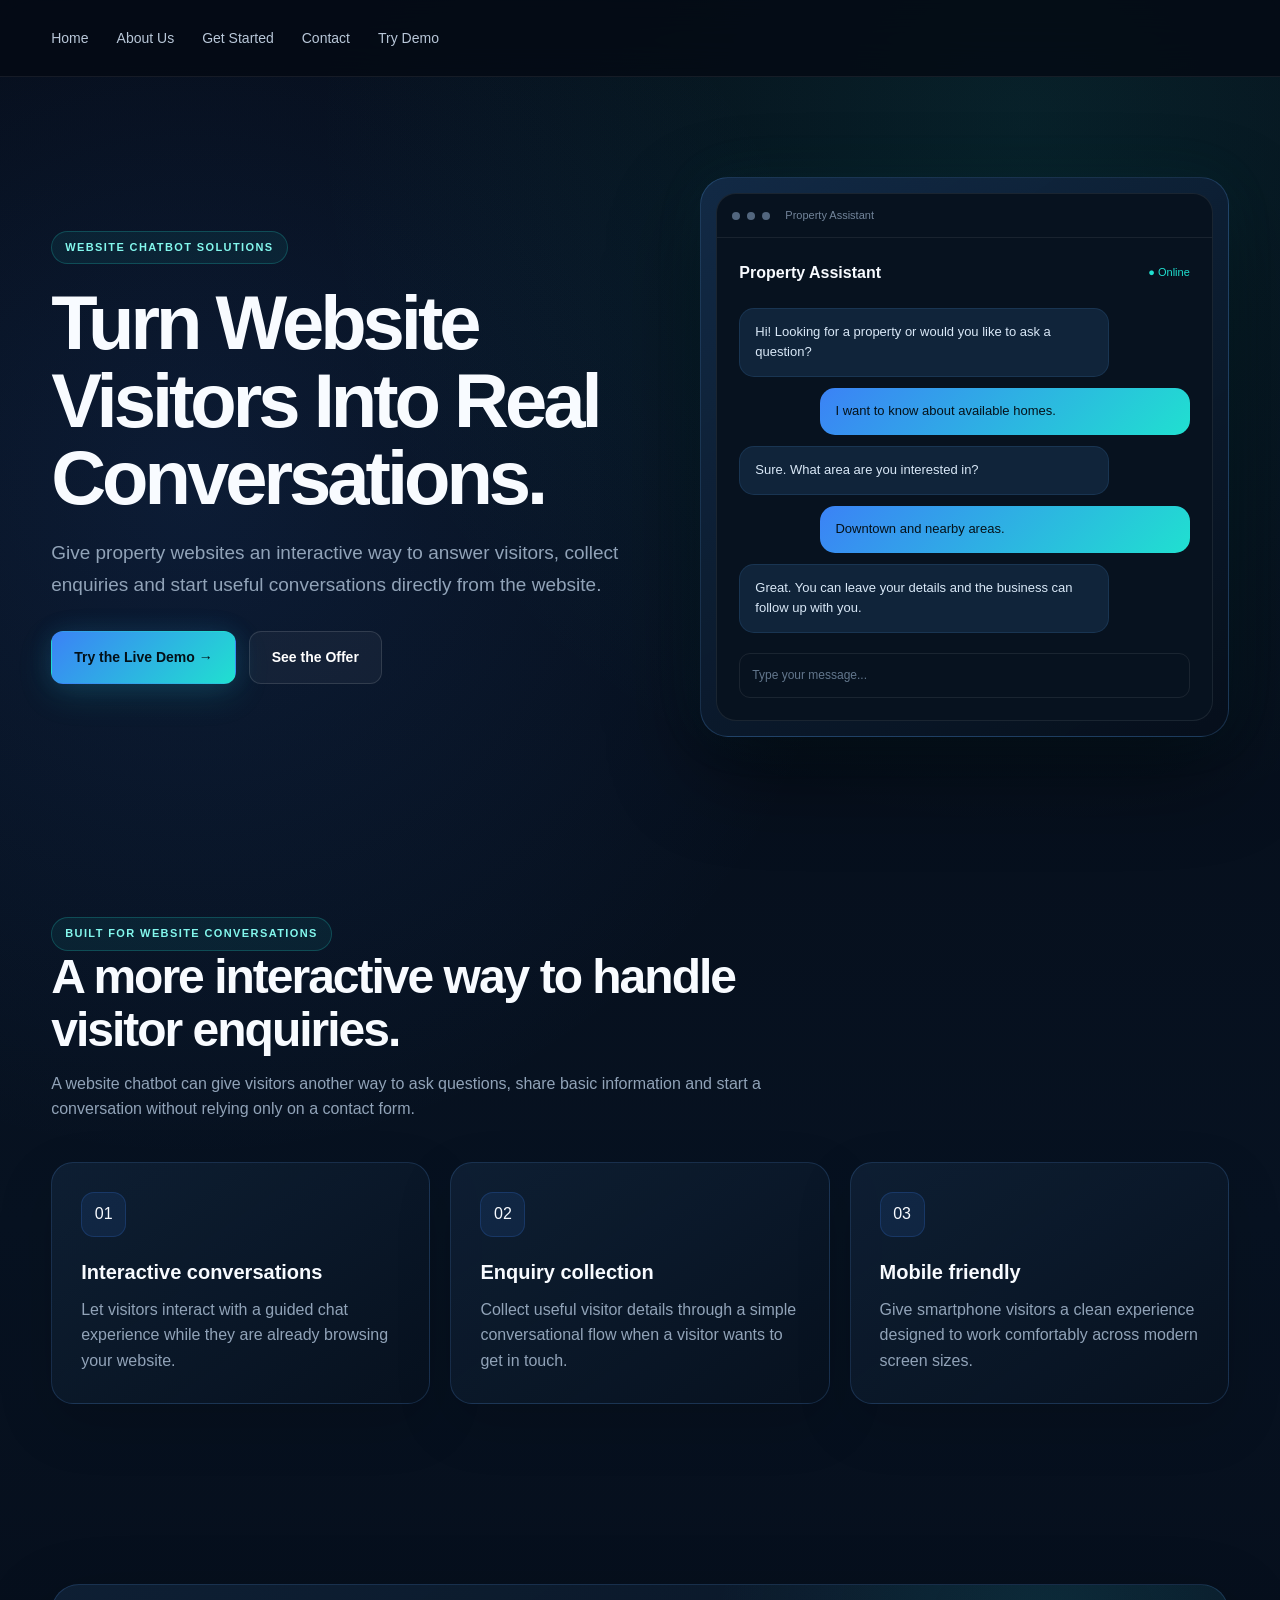
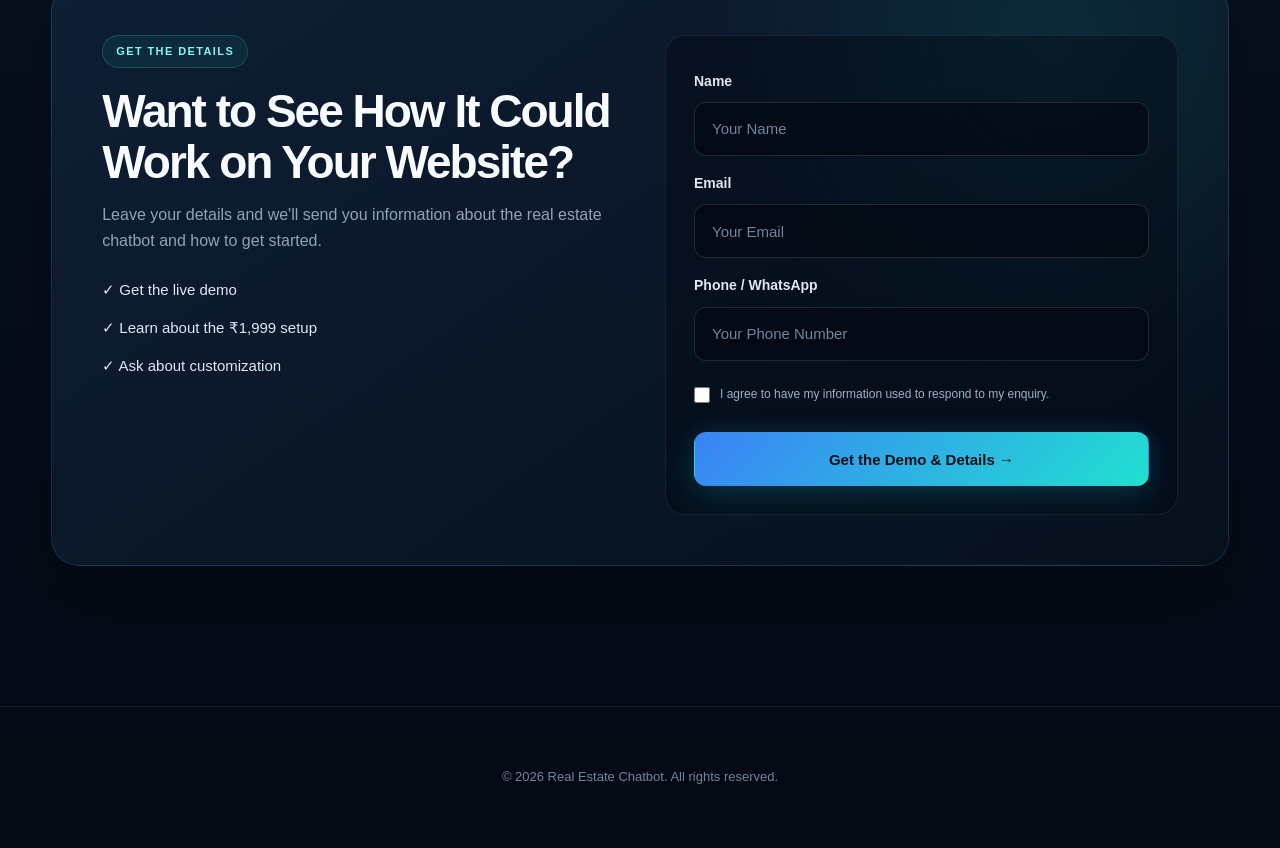
<file: index.html>
<!DOCTYPE html>
<html lang="en">
<head>
<meta charset="UTF-8">
<meta name="viewport" content="width=device-width, initial-scale=1.0">

<meta name="description" content="Real Estate Chatbot — interactive website chatbot solutions for real estate businesses.">

<title>Home | Real Estate Chatbot</title>

<link rel="stylesheet" href="style.css">

<style>

/* ==========================================
   HOME PAGE LEAD FORM
   ========================================== */

.lead-capture-box {
    display: grid;
    grid-template-columns: 1fr 1fr;
    gap: 50px;
    padding: 50px;
    border-radius: 28px;
    background:
        radial-gradient(
            circle at 85% 10%,
            rgba(32,224,208,0.10),
            transparent 30%
        ),
        linear-gradient(
            145deg,
            rgba(16,34,56,0.85),
            rgba(7,17,30,0.92)
        );
    border: 1px solid rgba(95,166,255,0.18);
    box-shadow: 0 25px 70px rgba(0,0,0,0.25);
}

.lead-capture-content h2 {
    margin: 18px 0 15px;
    font-size: clamp(30px, 4vw, 46px);
    line-height: 1.1;
    letter-spacing: -2px;
}

.capture-points {
    margin-top: 25px;
    display: grid;
    gap: 14px;
    color: #dce8f4;
}

.capture-points div {
    font-size: 15px;
}

.lead-form {
    display: flex;
    flex-direction: column;
    gap: 10px;
    padding: 28px;
    border-radius: 20px;
    background: rgba(3,10,20,0.45);
    border: 1px solid rgba(255,255,255,0.07);
}

.lead-form label {
    color: #dce8f4;
    font-size: 14px;
    font-weight: 650;
    margin-top: 6px;
}

.lead-form input[type="text"],
.lead-form input[type="email"],
.lead-form input[type="tel"] {
    width: 100%;
    min-height: 54px;
    padding: 15px 17px;
    border-radius: 12px;
    border: 1px solid rgba(255,255,255,0.12);
    background: rgba(3,10,20,0.78);
    color: #ffffff;
    outline: none;
    font-size: 15px;
    box-sizing: border-box;
    transition: 0.2s ease;
}

.lead-form input[type="text"]:focus,
.lead-form input[type="email"]:focus,
.lead-form input[type="tel"]:focus {
    border-color: rgba(32,224,208,0.65);
    box-shadow: 0 0 0 3px rgba(32,224,208,0.07);
}

.lead-form input::placeholder {
    color: #71859b;
}

.consent {
    display: flex !important;
    align-items: flex-start;
    gap: 10px;
    margin: 14px 0 !important;
    color: #9eb0c3 !important;
    font-size: 12px !important;
    line-height: 1.55;
    font-weight: 400 !important;
}

.consent input {
    width: 16px;
    height: 16px;
    margin-top: 2px;
    flex-shrink: 0;
    accent-color: #20e0d0;
}

.lead-form .btn {
    width: 100%;
    min-height: 54px;
    margin-top: 5px;
    font-size: 15px;
    cursor: pointer;
}

.lead-form .btn:disabled {
    opacity: 0.65;
    cursor: wait;
}

.form-note {
    color: #71859b;
    font-size: 11px;
    text-align: center;
    margin-top: 4px;
}

.form-note a {
    color: #20e0d0;
}

.success-message {
    padding: 20px;
    border-radius: 14px;
    background: rgba(32,224,208,0.07);
    border: 1px solid rgba(32,224,208,0.18);
    color: #dce8f4;
    text-align: center;
}

.success-message strong {
    color: #20e0d0;
    font-size: 16px;
}

.success-message p {
    margin: 8px 0 18px;
    color: #9eb0c3;
    font-size: 13px;
}

.error-message {
    margin-top: 8px;
    padding: 12px;
    border-radius: 10px;
    background: rgba(255,80,80,0.08);
    border: 1px solid rgba(255,80,80,0.18);
    color: #ffaaaa;
    font-size: 12px;
    text-align: center;
}

@media (max-width: 850px) {

    .lead-capture-box {
        grid-template-columns: 1fr;
        padding: 28px;
        gap: 30px;
    }

    .lead-form {
        padding: 22px;
    }

    .lead-form input[type="text"],
    .lead-form input[type="email"],
    .lead-form input[type="tel"] {
        min-height: 56px;
        font-size: 16px;
    }

}

</style>

</head>

<body>

<!-- NAVIGATION -->

<header class="nav">

  <div class="container nav-inner">

    <button
      class="menu"
      aria-label="Open navigation"
      onclick="toggleMenu()"
    >
      ☰
    </button>

    <nav class="nav-links" id="navLinks">

      <a class="active" href="index.html">
        Home
      </a>

      <a href="about.html">
        About Us
      </a>

      <a href="sales.html">
        Get Started
      </a>

      <a href="contact.html">
        Contact
      </a>

      <a href="#lead-capture">
        Try Demo
      </a>

    </nav>

  </div>

</header>

<main>

<!-- HERO -->

<section class="hero">

  <div class="container hero-grid">

    <div>

      <span class="eyebrow">
        Website Chatbot Solutions
      </span>

      <h1>
        Turn Website Visitors Into
        <span class="gradient-text">
          Real Conversations.
        </span>
      </h1>

      <p class="lead">
        Give property websites an interactive way to answer visitors,
        collect enquiries and start useful conversations directly from
        the website.
      </p>

      <div class="actions">

        <a
          class="btn btn-primary"
          href="#lead-capture"
        >
          Try the Live Demo →
        </a>

        <a
          class="btn btn-secondary"
          href="sales.html"
        >
          See the Offer
        </a>

      </div>

    </div>


    <!-- CHATBOT VISUAL -->

    <div class="visual" aria-label="Chatbot visual">

      <div class="window">

        <div class="window-top">

          <span class="dot"></span>
          <span class="dot"></span>
          <span class="dot"></span>

          <span style="margin-left:8px;">
            Property Assistant
          </span>

        </div>


        <div class="chat">

          <div class="chat-head">

            <strong>
              Property Assistant
            </strong>

            <span class="online">
              ● Online
            </span>

          </div>


          <div class="bubble bot">
            Hi! Looking for a property or would you like to ask a question?
          </div>

          <div class="bubble user">
            I want to know about available homes.
          </div>

          <div class="bubble bot">
            Sure. What area are you interested in?
          </div>

          <div class="bubble user">
            Downtown and nearby areas.
          </div>

          <div class="bubble bot">
            Great. You can leave your details and the business can follow up with you.
          </div>


          <div class="input">
            Type your message...
          </div>

        </div>

      </div>

    </div>

  </div>

</section>


<!-- FEATURES -->

<section class="section">

  <div class="container">

    <div class="section-head">

      <span class="eyebrow">
        Built for website conversations
      </span>

      <h2>
        A more interactive way to handle visitor enquiries.
      </h2>

      <p class="muted">
        A website chatbot can give visitors another way to ask questions,
        share basic information and start a conversation without relying
        only on a contact form.
      </p>

    </div>


    <div class="grid3">

      <article class="card">

        <div class="icon">
          01
        </div>

        <h3>
          Interactive conversations
        </h3>

        <p class="muted">
          Let visitors interact with a guided chat experience while they
          are already browsing your website.
        </p>

      </article>


      <article class="card">

        <div class="icon">
          02
        </div>

        <h3>
          Enquiry collection
        </h3>

        <p class="muted">
          Collect useful visitor details through a simple conversational
          flow when a visitor wants to get in touch.
        </p>

      </article>


      <article class="card">

        <div class="icon">
          03
        </div>

        <h3>
          Mobile friendly
        </h3>

        <p class="muted">
          Give smartphone visitors a clean experience designed to work
          comfortably across modern screen sizes.
        </p>

      </article>

    </div>

  </div>

</section>

<!-- LEAD CAPTURE SECTION -->
<section id="lead-capture" class="section">
  <div class="container">
    <div class="lead-capture-box">
      
      <div class="lead-capture-content">
        <span class="eyebrow">Get the details</span>
        <h2>Want to See How It Could Work on Your Website?</h2>
        <p class="muted">Leave your details and we'll send you information about the real estate chatbot and how to get started.</p>
        <div class="capture-points">
          <div>✓ Get the live demo</div>
          <div>✓ Learn about the ₹1,999 setup</div>
          <div>✓ Ask about customization</div>
        </div>
      </div>

      <form class="lead-form" id="chatbotLeadForm">
        <label for="name">Name</label>
        <input type="text" id="name" required placeholder="Your Name">

        <label for="email">Email</label>
        <input type="email" id="email" required placeholder="Your Email">

        <label for="phone">Phone / WhatsApp</label>
        <input type="tel" id="phone" required placeholder="Your Phone Number">

        <label class="consent">
          <input type="checkbox" required>
          I agree to have my information used to respond to my enquiry.
        </label>

        <button type="submit" class="btn btn-primary" id="submitBtn">Get the Demo & Details →</button>
      </form>

    </div>
  </div>
</section>

</main>

<footer>
  <div class="container" style="text-align:center; padding:30px 0; color:#71859b; font-size:13px;">
    © 2026 Real Estate Chatbot. All rights reserved.
  </div>
</footer>

<script>
function toggleMenu() {
    var nav = document.getElementById("navLinks");
    if (nav.classList.contains("open")) {
        nav.classList.remove("open");
    } else {
        nav.classList.add("open");
    }
}

// ఫార్మ్ సబ్మిట్ చేసినప్పుడు రన్ అయ్యే పక్కా కోడ్
document.getElementById('chatbotLeadForm').addEventListener('submit', function(event) {
    event.preventDefault(); // పేజీ రీఫ్రెష్ అవ్వకుండా ఆపుతుంది
    
    var btn = document.getElementById('submitBtn');
    btn.disabled = true;
    btn.innerText = "Saving to Google Sheet & Opening Chatbot...";

    // మీ గూగుల్ స్క్రిప్ట్ వెబ్ యాప్ URL
    var googleScriptUrl = "https://script.google.com/macros/s/AKfycbx9DxnQEvRQvDjsZqvw2F-pWsLsvAs5N7b-cck72aeVU1lw5n7c9qp4Ecl6Xw3pcSaKPQ/exec";

    // ఫార్మ్ లోని నేమ్, ఈమెయిల్, ఫోన్ వివరాలను సేకరించడం
    var name = document.getElementById('name').value;
    var email = document.getElementById('email').value;
    var phone = document.getElementById('phone').value;

    // గూగుల్ షీట్‌కు డేటాను పంపడానికి లింక్ తయారు చేయడం (Query Parameters)
    var finalUrl = googleScriptUrl + "?name=" + encodeURIComponent(name) + "&email=" + encodeURIComponent(email) + "&phone=" + encodeURIComponent(phone);

    // 1. మొదట బ్యాక్‌గ్రౌండ్‌లో డేటాను గూగుల్ షీట్‌కు సేవ్ చేస్తుంది (POST/Fetch)
    fetch(googleScriptUrl, {
        method: "POST",
        mode: "no-cors", // క్రాస్-ఒరిజిన్ ఎర్రర్స్ రాకుండా ఆపుతుంది
        headers: {
            "Content-Type": "application/x-www-form-urlencoded"
        },
        body: "name=" + encodeURIComponent(name) + "&email=" + encodeURIComponent(email) + "&phone=" + encodeURIComponent(phone)
    })
    .then(function() {
        // 2. డేటా సేవ్ అవ్వగానే నేరుగా ఆ లైవ్ చాట్‌బాట్ స్క్రీన్‌ను కొత్త ట్యాబ్‌లో ఓపెన్ చేస్తుంది
        window.open(finalUrl, "_blank");
        
        // బటన్‌ను మళ్లీ మామూలు స్థితికి తెస్తుంది
        btn.disabled = false;
        btn.innerText = "Get the Demo & Details →";
    })
    .catch(function(error) {
        // ఒకవేళ ఏదైనా నెట్‌వర్క్ లోపం వచ్చినా కూడా చాట్‌బాట్ ఓపెన్ అయ్యేలా బ్యాకప్
        window.open(finalUrl, "_blank");
        btn.disabled = false;
        btn.innerText = "Get the Demo & Details →";
    });
});
</file>
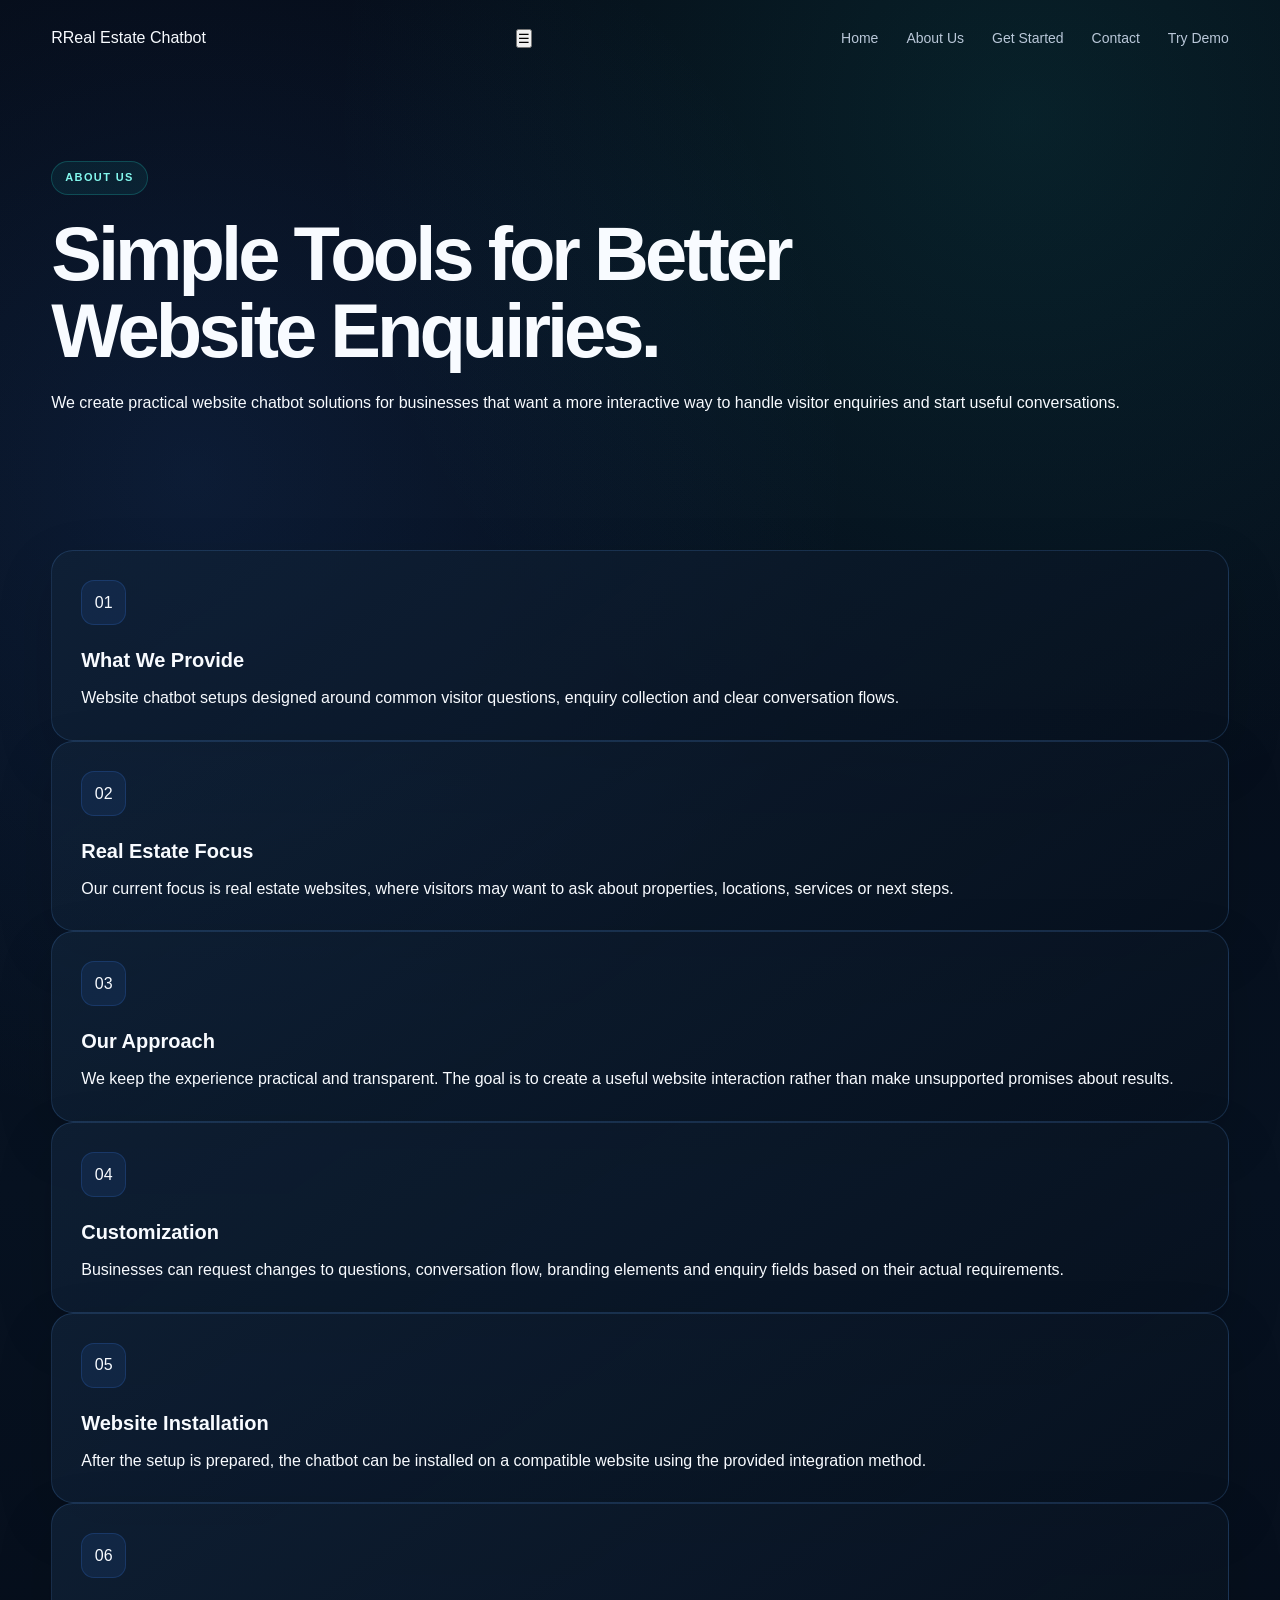
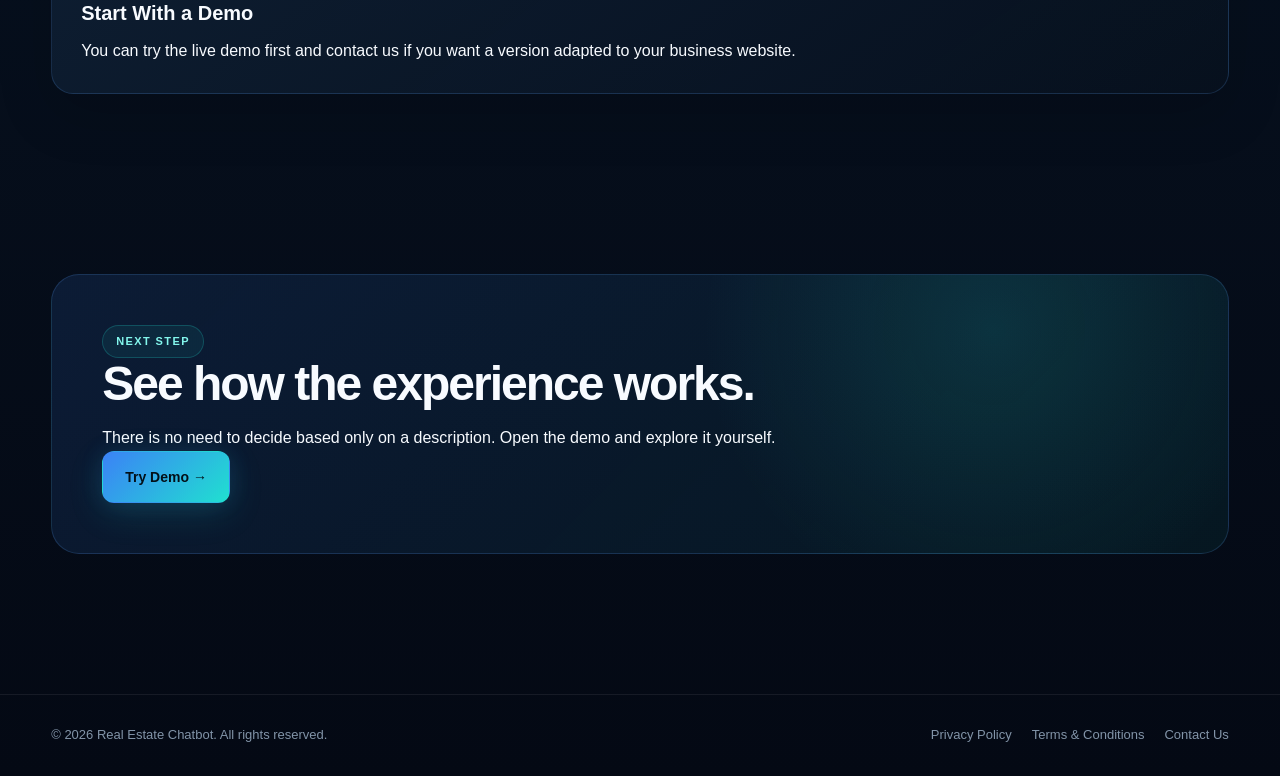
<file: about.html>
<!DOCTYPE html>
<html lang="en">
<head>
<meta charset="UTF-8">
<meta name="viewport" content="width=device-width, initial-scale=1.0">
<meta name="description" content="Real Estate Chatbot — interactive website chatbot solutions for real estate businesses.">
<title>About Us | Real Estate Chatbot</title>
<link rel="stylesheet" href="style.css">
</head>
<body>

<header class="navbar">
  <div class="container nav-inner">
    <a class="logo" href="index.html"><span class="logo-mark">R</span><span>Real Estate Chatbot</span></a>
    <button class="menu-btn" aria-label="Open navigation" onclick="toggleMenu()">☰</button>
    <nav class="nav-links" id="navLinks">
      <a class="" href="index.html">Home</a>
      <a class="active" href="about.html">About Us</a>
      <a class="" href="sales.html">Get Started</a>
      <a class="" href="contact.html">Contact</a>
      <a class="nav-cta" href="demo.html">Try Demo</a>
    </nav>
  </div>
</header>


<main>
<section class="page-hero"><div class="container">
 <span class="eyebrow">About Us</span>
 <h1>Simple Tools for Better Website Enquiries.</h1>
 <p>We create practical website chatbot solutions for businesses that want a more interactive way to handle visitor enquiries and start useful conversations.</p>
</div></section>
<section class="section">
 <div class="container grid-2">
  <article class="card"><div class="icon">01</div><h3>What We Provide</h3><p>Website chatbot setups designed around common visitor questions, enquiry collection and clear conversation flows.</p></article>
  <article class="card"><div class="icon">02</div><h3>Real Estate Focus</h3><p>Our current focus is real estate websites, where visitors may want to ask about properties, locations, services or next steps.</p></article>
  <article class="card"><div class="icon">03</div><h3>Our Approach</h3><p>We keep the experience practical and transparent. The goal is to create a useful website interaction rather than make unsupported promises about results.</p></article>
  <article class="card"><div class="icon">04</div><h3>Customization</h3><p>Businesses can request changes to questions, conversation flow, branding elements and enquiry fields based on their actual requirements.</p></article>
  <article class="card"><div class="icon">05</div><h3>Website Installation</h3><p>After the setup is prepared, the chatbot can be installed on a compatible website using the provided integration method.</p></article>
  <article class="card"><div class="icon">06</div><h3>Start With a Demo</h3><p>You can try the live demo first and contact us if you want a version adapted to your business website.</p></article>
 </div>
</section>
<section class="section"><div class="container"><div class="cta"><div><span class="eyebrow">Next step</span><h2>See how the experience works.</h2><p>There is no need to decide based only on a description. Open the demo and explore it yourself.</p></div><a class="btn btn-primary" href="demo.html">Try Demo →</a></div></div></section>
</main>


<footer>
  <div class="container footer-inner">
    <div>© 2026 Real Estate Chatbot. All rights reserved.</div>
    <div class="footer-links">
      <a href="privacy.html">Privacy Policy</a>
      <a href="terms.html">Terms &amp; Conditions</a>
      <a href="contact.html">Contact Us</a>
    </div>
  </div>
</footer>
<script>
function toggleMenu(){document.getElementById('navLinks').classList.toggle('open')}
document.querySelectorAll('.nav-links a').forEach(a=>a.addEventListener('click',()=>document.getElementById('navLinks').classList.remove('open')));
</script>

</body>
</html>
</file>
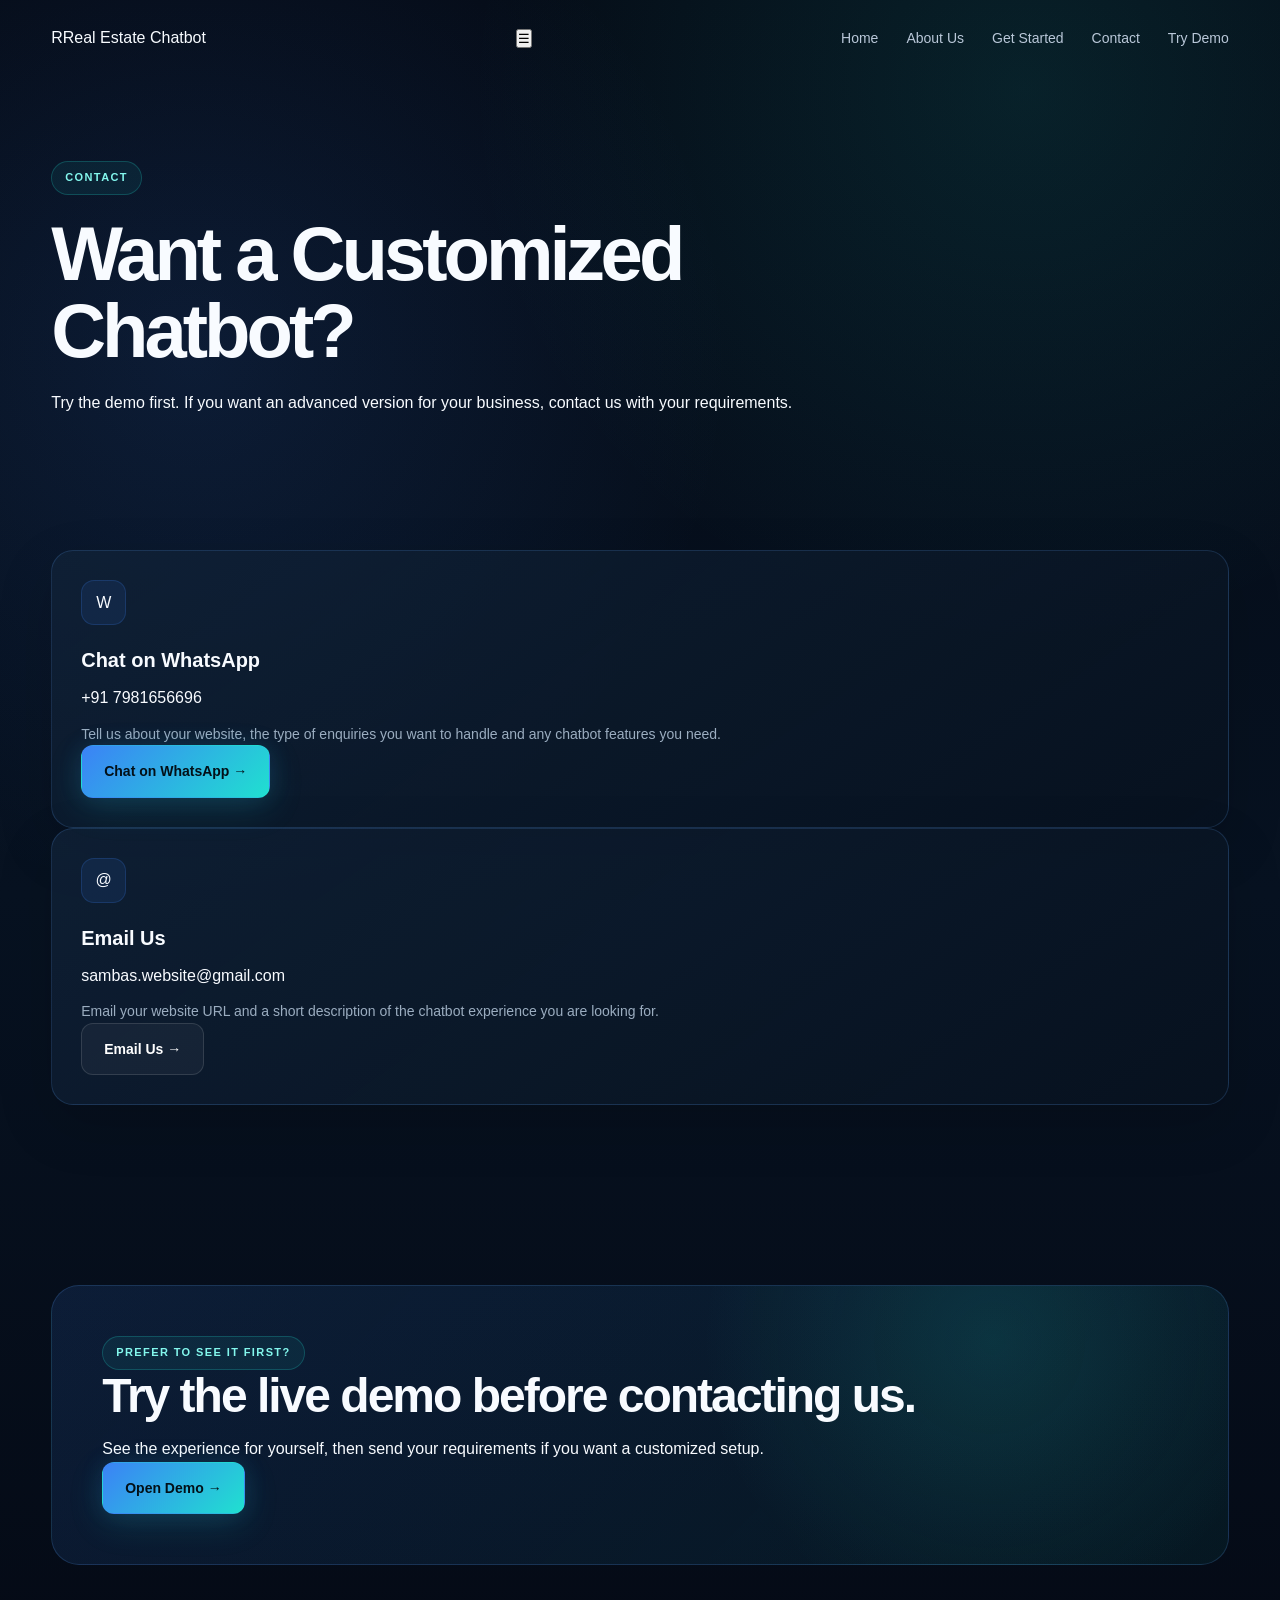
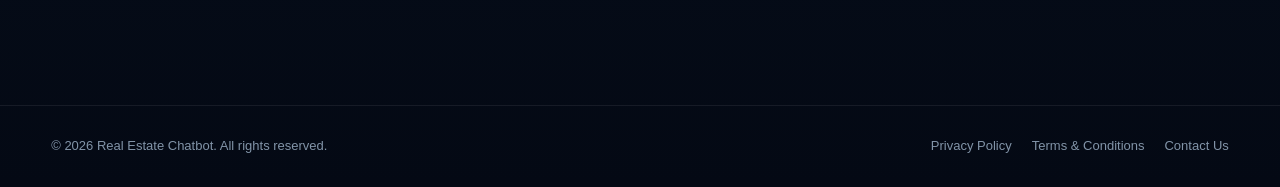
<file: contact.html>
<!DOCTYPE html>
<html lang="en">
<head>
<meta charset="UTF-8">
<meta name="viewport" content="width=device-width, initial-scale=1.0">
<meta name="description" content="Real Estate Chatbot — interactive website chatbot solutions for real estate businesses.">
<title>Contact Us | Real Estate Chatbot</title>
<link rel="stylesheet" href="style.css">
</head>
<body>

<header class="navbar">
  <div class="container nav-inner">
    <a class="logo" href="index.html"><span class="logo-mark">R</span><span>Real Estate Chatbot</span></a>
    <button class="menu-btn" aria-label="Open navigation" onclick="toggleMenu()">☰</button>
    <nav class="nav-links" id="navLinks">
      <a class="" href="index.html">Home</a>
      <a class="" href="about.html">About Us</a>
      <a class="" href="sales.html">Get Started</a>
      <a class="active" href="contact.html">Contact</a>
      <a class="nav-cta" href="demo.html">Try Demo</a>
    </nav>
  </div>
</header>


<main>
<section class="page-hero"><div class="container">
 <span class="eyebrow">Contact</span>
 <h1>Want a Customized Chatbot?</h1>
 <p>Try the demo first. If you want an advanced version for your business, contact us with your requirements.</p>
</div></section>
<section class="section"><div class="container grid-2 contact-grid">
 <article class="card contact-option">
  <div><div class="icon">W</div><h3>Chat on WhatsApp</h3><p class="contact-detail">+91 7981656696</p><p style="margin-top:12px;color:#9badc0;font-size:14px">Tell us about your website, the type of enquiries you want to handle and any chatbot features you need.</p></div>
  <a class="btn btn-primary" href="https://wa.me/917981656696" target="_blank" rel="noopener">Chat on WhatsApp →</a>
 </article>
 <article class="card contact-option">
  <div><div class="icon">@</div><h3>Email Us</h3><p class="contact-detail">sambas.website@gmail.com</p><p style="margin-top:12px;color:#9badc0;font-size:14px">Email your website URL and a short description of the chatbot experience you are looking for.</p></div>
  <a class="btn btn-secondary" href="https://mail.google.com/mail/?view=cm&amp;fs=1&amp;to=sambas.website@gmail.com" target="_blank" rel="noopener">Email Us →</a>
 </article>
</div></section>
<section class="section"><div class="container"><div class="cta"><div><span class="eyebrow">Prefer to see it first?</span><h2>Try the live demo before contacting us.</h2><p>See the experience for yourself, then send your requirements if you want a customized setup.</p></div><a class="btn btn-primary" href="demo.html">Open Demo →</a></div></div></section>
</main>


<footer>
  <div class="container footer-inner">
    <div>© 2026 Real Estate Chatbot. All rights reserved.</div>
    <div class="footer-links">
      <a href="privacy.html">Privacy Policy</a>
      <a href="terms.html">Terms &amp; Conditions</a>
      <a href="contact.html">Contact Us</a>
    </div>
  </div>
</footer>
<script>
function toggleMenu(){document.getElementById('navLinks').classList.toggle('open')}
document.querySelectorAll('.nav-links a').forEach(a=>a.addEventListener('click',()=>document.getElementById('navLinks').classList.remove('open')));
</script>

</body>
</html>
</file>
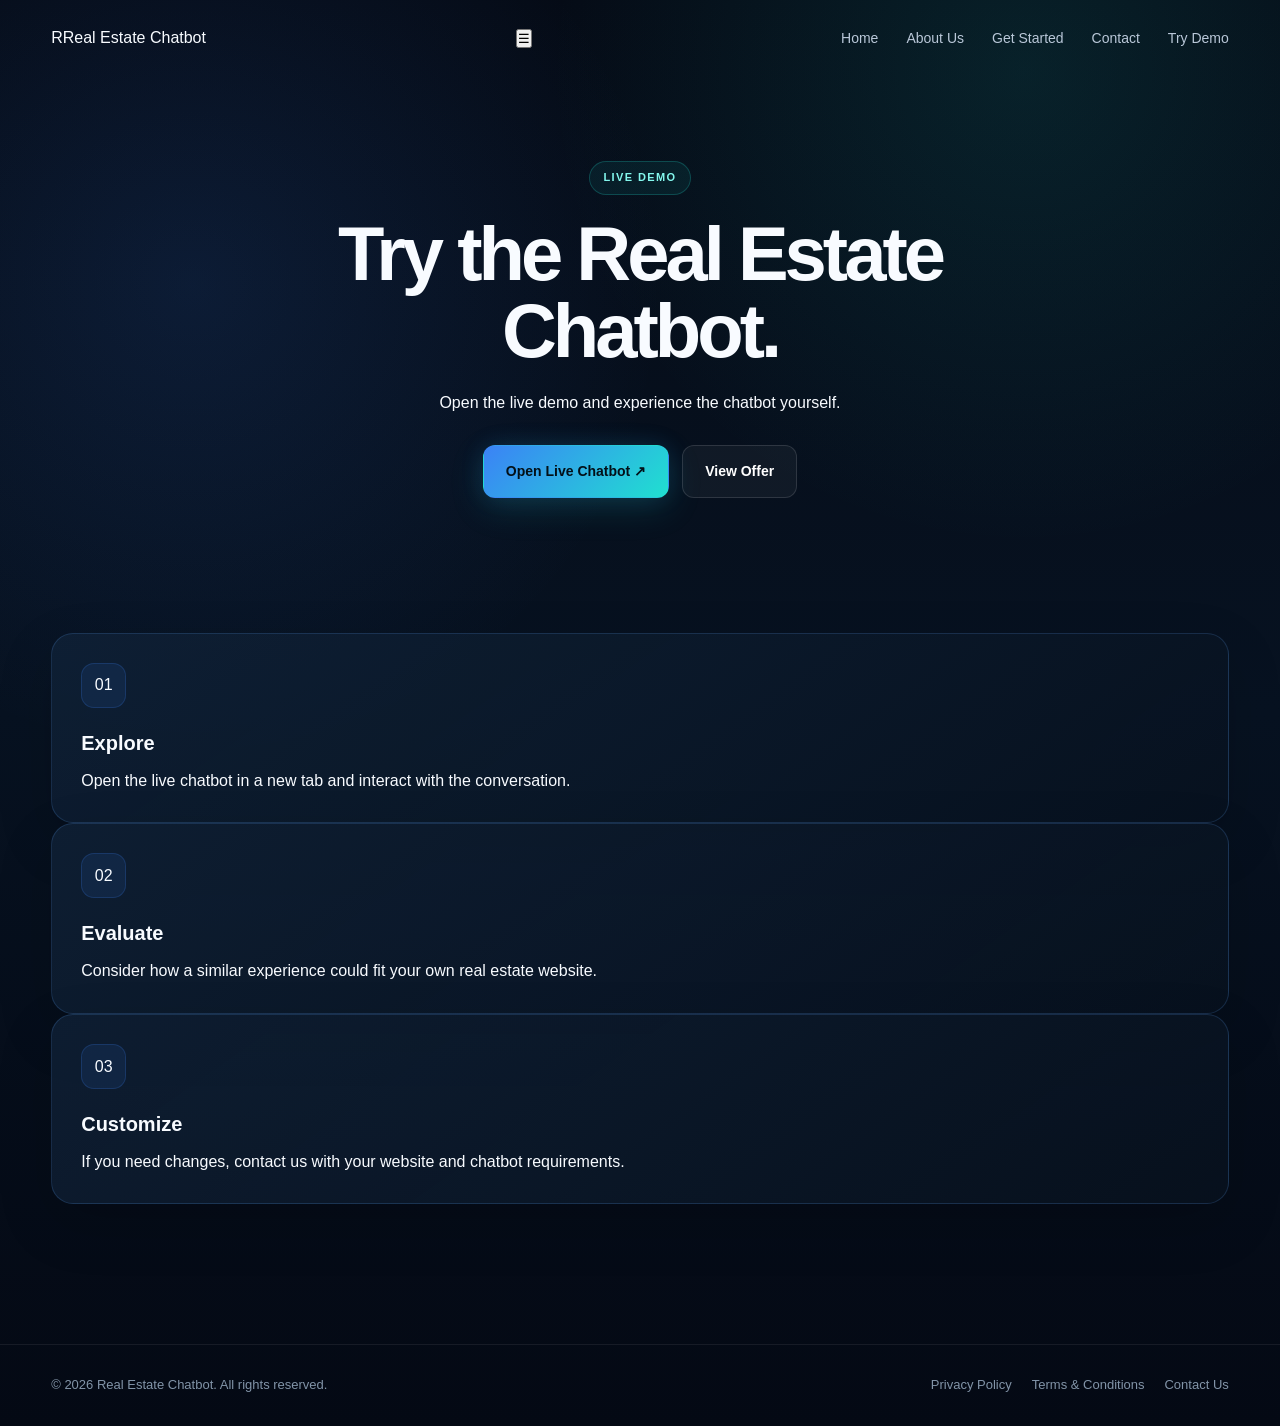
<file: demo.html>
<!DOCTYPE html>
<html lang="en">
<head>
<meta charset="UTF-8">
<meta name="viewport" content="width=device-width, initial-scale=1.0">
<meta name="description" content="Real Estate Chatbot — interactive website chatbot solutions for real estate businesses.">
<title>Try Demo | Real Estate Chatbot</title>
<link rel="stylesheet" href="style.css">
</head>
<body>

<header class="navbar">
  <div class="container nav-inner">
    <a class="logo" href="index.html"><span class="logo-mark">R</span><span>Real Estate Chatbot</span></a>
    <button class="menu-btn" aria-label="Open navigation" onclick="toggleMenu()">☰</button>
    <nav class="nav-links" id="navLinks">
      <a class="" href="index.html">Home</a>
      <a class="" href="about.html">About Us</a>
      <a class="" href="sales.html">Get Started</a>
      <a class="" href="contact.html">Contact</a>
      <a class="nav-cta" href="demo.html">Try Demo</a>
    </nav>
  </div>
</header>


<main>
<section class="page-hero"><div class="container" style="text-align:center">
 <span class="eyebrow">Live Demo</span>
 <h1 style="margin-left:auto;margin-right:auto">Try the Real Estate Chatbot.</h1>
 <p style="margin:auto">Open the live demo and experience the chatbot yourself.</p>
 <div class="actions" style="justify-content:center">
  <a class="btn btn-primary" href="https://script.google.com/macros/s/AKfycbx9DxnQEvRQvDjsZqvw2F-pWsLsvAs5N7b-cck72aeVU1lw5n7c9qp4Ecl6Xw3pcSaKPQ/exec" target="_blank">Open Live Chatbot ↗</a>
  <a class="btn btn-secondary" href="sales.html">View Offer</a>
 </div>
</div></section>
<section class="section"><div class="container">
 <div class="grid-3">
  <article class="card"><div class="icon">01</div><h3>Explore</h3><p>Open the live chatbot in a new tab and interact with the conversation.</p></article>
  <article class="card"><div class="icon">02</div><h3>Evaluate</h3><p>Consider how a similar experience could fit your own real estate website.</p></article>
  <article class="card"><div class="icon">03</div><h3>Customize</h3><p>If you need changes, contact us with your website and chatbot requirements.</p></article>
 </div>
</div></section>
</main>


<footer>
  <div class="container footer-inner">
    <div>© 2026 Real Estate Chatbot. All rights reserved.</div>
    <div class="footer-links">
      <a href="privacy.html">Privacy Policy</a>
      <a href="terms.html">Terms &amp; Conditions</a>
      <a href="contact.html">Contact Us</a>
    </div>
  </div>
</footer>
<script>
function toggleMenu(){document.getElementById('navLinks').classList.toggle('open')}
document.querySelectorAll('.nav-links a').forEach(a=>a.addEventListener('click',()=>document.getElementById('navLinks').classList.remove('open')));
</script>

</body>
</html>
</file>
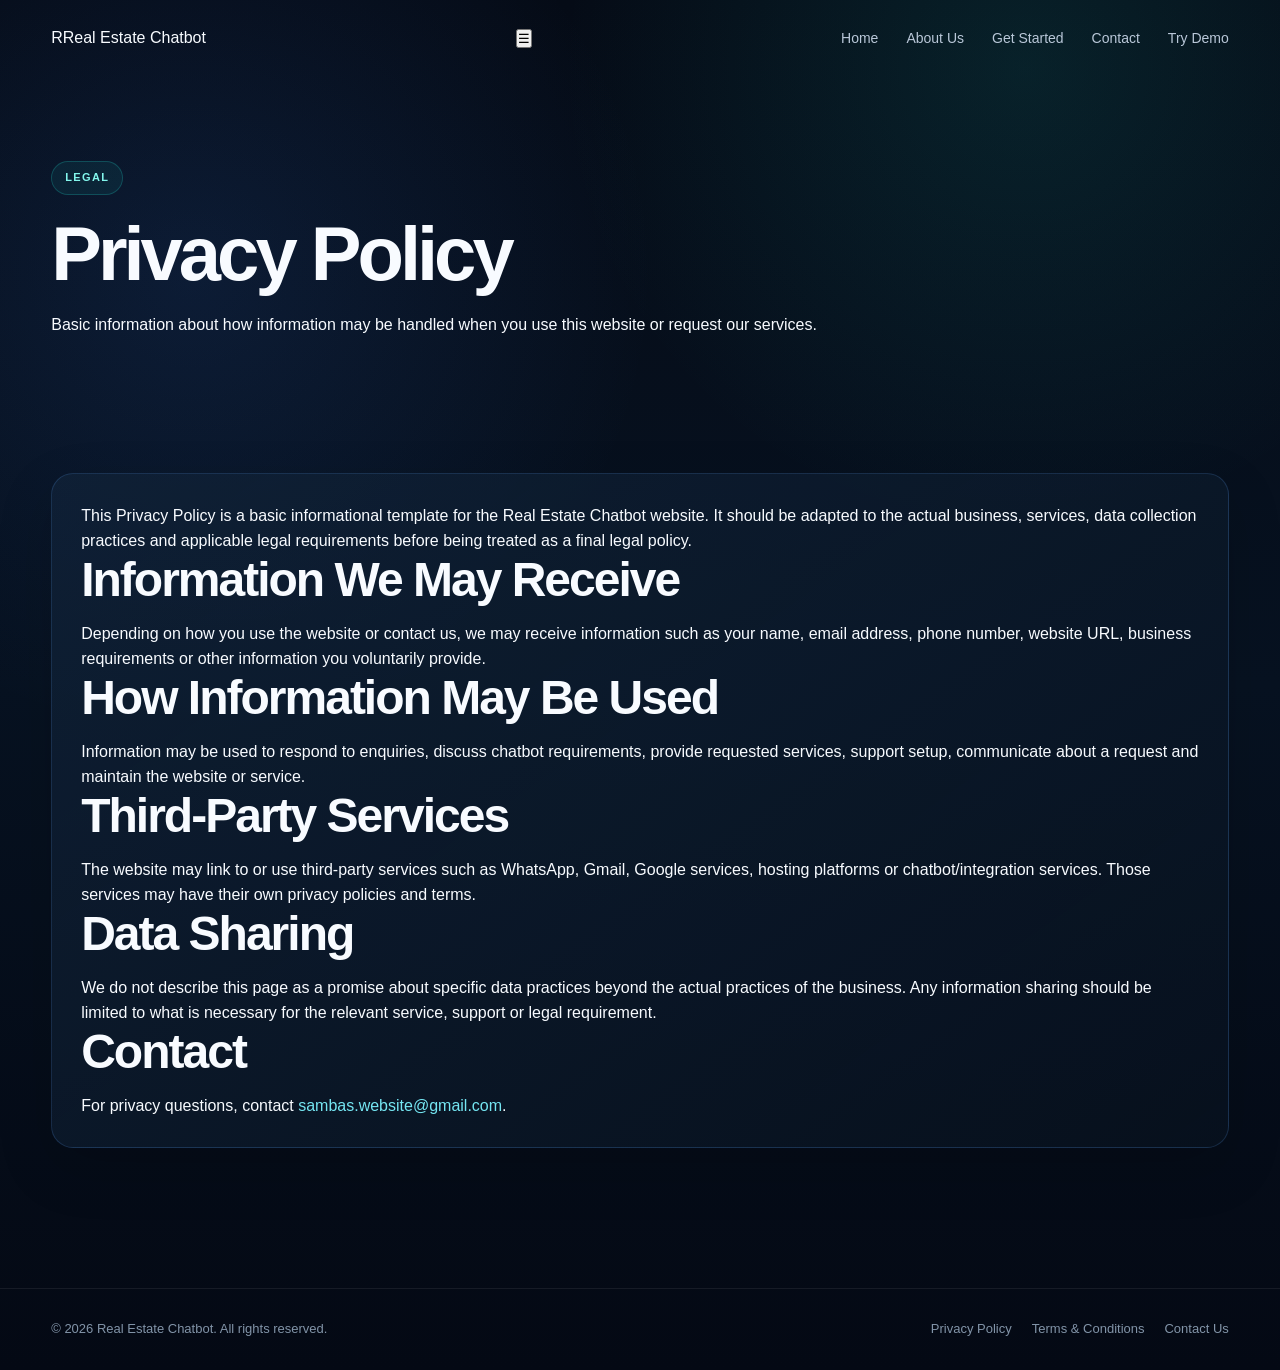
<file: privacy.html>
<!DOCTYPE html>
<html lang="en">
<head>
<meta charset="UTF-8">
<meta name="viewport" content="width=device-width, initial-scale=1.0">
<meta name="description" content="Real Estate Chatbot — interactive website chatbot solutions for real estate businesses.">
<title>Privacy Policy | Real Estate Chatbot</title>
<link rel="stylesheet" href="style.css">
</head>
<body>

<header class="navbar">
  <div class="container nav-inner">
    <a class="logo" href="index.html"><span class="logo-mark">R</span><span>Real Estate Chatbot</span></a>
    <button class="menu-btn" aria-label="Open navigation" onclick="toggleMenu()">☰</button>
    <nav class="nav-links" id="navLinks">
      <a class="" href="index.html">Home</a>
      <a class="" href="about.html">About Us</a>
      <a class="" href="sales.html">Get Started</a>
      <a class="" href="contact.html">Contact</a>
      <a class="nav-cta" href="demo.html">Try Demo</a>
    </nav>
  </div>
</header>


<main>
<section class="page-hero"><div class="container"><span class="eyebrow">Legal</span><h1>Privacy Policy</h1><p>Basic information about how information may be handled when you use this website or request our services.</p></div></section>
<section class="section"><div class="container policy card">
<p>This Privacy Policy is a basic informational template for the Real Estate Chatbot website. It should be adapted to the actual business, services, data collection practices and applicable legal requirements before being treated as a final legal policy.</p>
<h2>Information We May Receive</h2><p>Depending on how you use the website or contact us, we may receive information such as your name, email address, phone number, website URL, business requirements or other information you voluntarily provide.</p>
<h2>How Information May Be Used</h2><p>Information may be used to respond to enquiries, discuss chatbot requirements, provide requested services, support setup, communicate about a request and maintain the website or service.</p>
<h2>Third-Party Services</h2><p>The website may link to or use third-party services such as WhatsApp, Gmail, Google services, hosting platforms or chatbot/integration services. Those services may have their own privacy policies and terms.</p>
<h2>Data Sharing</h2><p>We do not describe this page as a promise about specific data practices beyond the actual practices of the business. Any information sharing should be limited to what is necessary for the relevant service, support or legal requirement.</p>
<h2>Contact</h2><p>For privacy questions, contact <a href="mailto:sambas.website@gmail.com" style="color:#75e6f2">sambas.website@gmail.com</a>.</p>
</div></section>
</main>


<footer>
  <div class="container footer-inner">
    <div>© 2026 Real Estate Chatbot. All rights reserved.</div>
    <div class="footer-links">
      <a href="privacy.html">Privacy Policy</a>
      <a href="terms.html">Terms &amp; Conditions</a>
      <a href="contact.html">Contact Us</a>
    </div>
  </div>
</footer>
<script>
function toggleMenu(){document.getElementById('navLinks').classList.toggle('open')}
document.querySelectorAll('.nav-links a').forEach(a=>a.addEventListener('click',()=>document.getElementById('navLinks').classList.remove('open')));
</script>

</body>
</html>
</file>
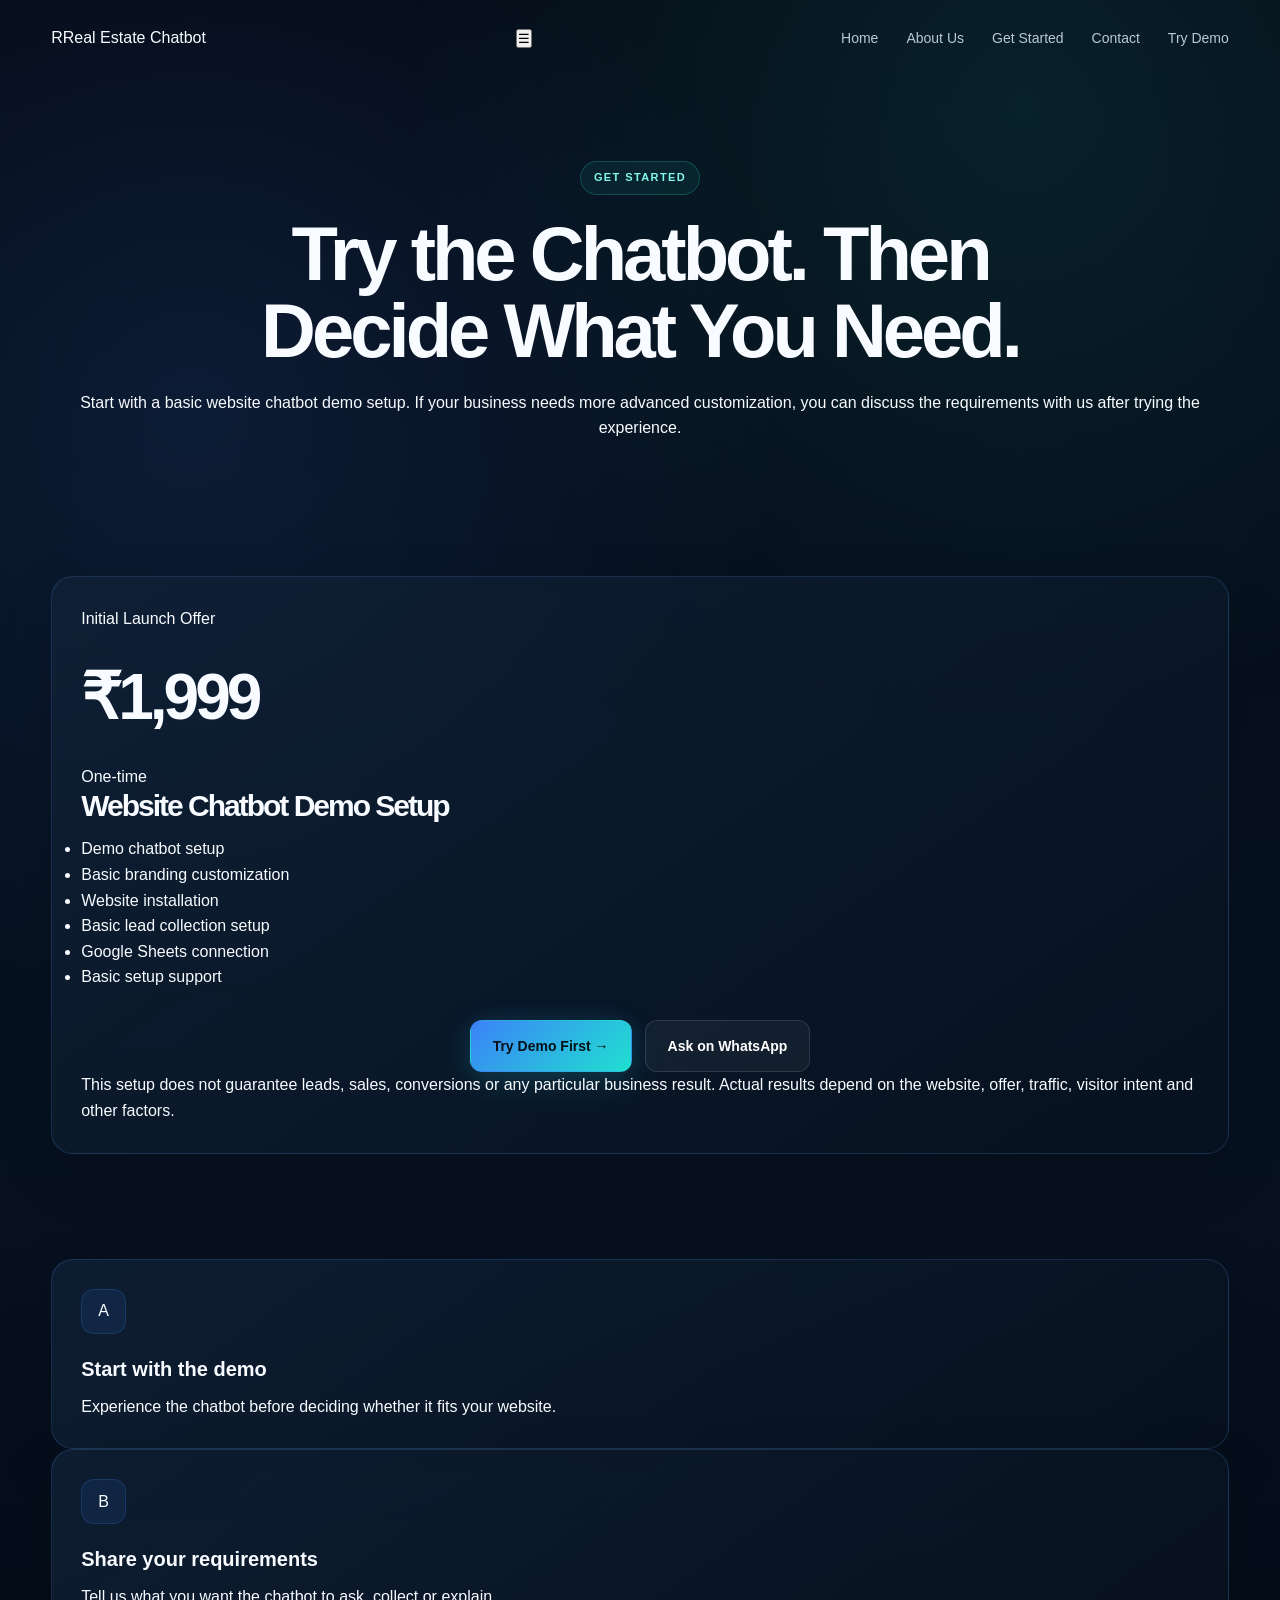
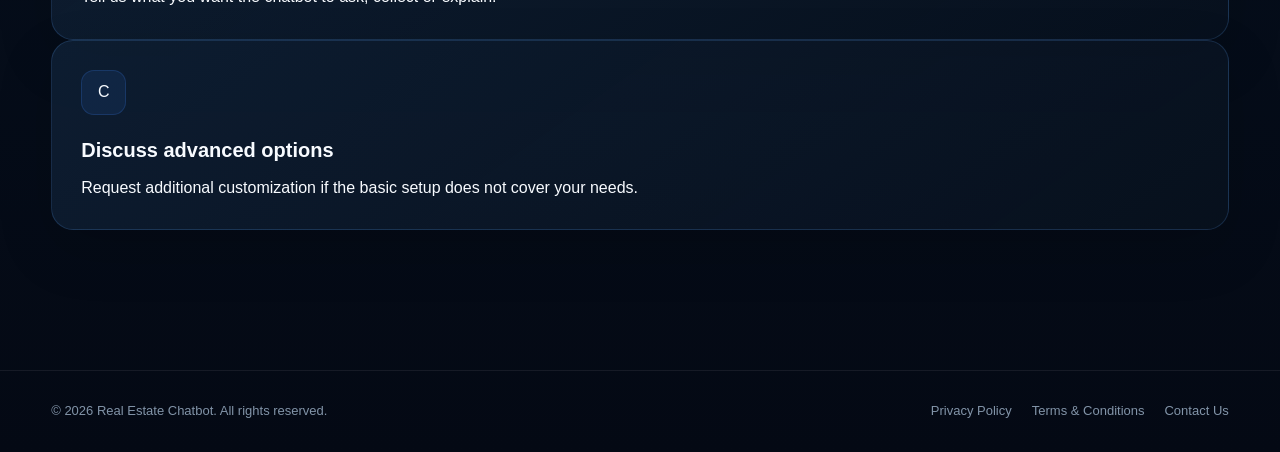
<file: sales.html>
<!DOCTYPE html>
<html lang="en">
<head>
<meta charset="UTF-8">
<meta name="viewport" content="width=device-width, initial-scale=1.0">
<meta name="description" content="Real Estate Chatbot — interactive website chatbot solutions for real estate businesses.">
<title>Get Started | Real Estate Chatbot</title>
<link rel="stylesheet" href="style.css">
</head>
<body>

<header class="navbar">
  <div class="container nav-inner">
    <a class="logo" href="index.html"><span class="logo-mark">R</span><span>Real Estate Chatbot</span></a>
    <button class="menu-btn" aria-label="Open navigation" onclick="toggleMenu()">☰</button>
    <nav class="nav-links" id="navLinks">
      <a class="" href="index.html">Home</a>
      <a class="" href="about.html">About Us</a>
      <a class="active" href="sales.html">Get Started</a>
      <a class="" href="contact.html">Contact</a>
      <a class="nav-cta" href="demo.html">Try Demo</a>
    </nav>
  </div>
</header>


<main>
<section class="page-hero"><div class="container" style="text-align:center">
 <span class="eyebrow">Get Started</span>
 <h1 style="margin-left:auto;margin-right:auto">Try the Chatbot. Then Decide What You Need.</h1>
 <p style="margin:auto">Start with a basic website chatbot demo setup. If your business needs more advanced customization, you can discuss the requirements with us after trying the experience.</p>
</div></section>
<section class="section">
 <div class="container">
  <div class="card offer-card">
   <span class="badge">Initial Launch Offer</span>
   <div class="price">₹1,999</div>
   <div class="price-note">One-time</div>
   <h2 style="font-size:30px">Website Chatbot Demo Setup</h2>
   <ul class="check-list">
    <li>Demo chatbot setup</li>
    <li>Basic branding customization</li>
    <li>Website installation</li>
    <li>Basic lead collection setup</li>
    <li>Google Sheets connection</li>
    <li>Basic setup support</li>
   </ul>
   <div class="actions" style="justify-content:center">
    <a class="btn btn-primary" href="demo.html">Try Demo First →</a>
    <a class="btn btn-secondary" href="https://wa.me/917981656696" target="_blank" rel="noopener">Ask on WhatsApp</a>
   </div>
   <p class="note">This setup does not guarantee leads, sales, conversions or any particular business result. Actual results depend on the website, offer, traffic, visitor intent and other factors.</p>
  </div>
 </div>
</section>
<section class="section" style="padding-top:15px"><div class="container grid-3">
 <article class="card"><div class="icon">A</div><h3>Start with the demo</h3><p>Experience the chatbot before deciding whether it fits your website.</p></article>
 <article class="card"><div class="icon">B</div><h3>Share your requirements</h3><p>Tell us what you want the chatbot to ask, collect or explain.</p></article>
 <article class="card"><div class="icon">C</div><h3>Discuss advanced options</h3><p>Request additional customization if the basic setup does not cover your needs.</p></article>
</div></section>
</main>


<footer>
  <div class="container footer-inner">
    <div>© 2026 Real Estate Chatbot. All rights reserved.</div>
    <div class="footer-links">
      <a href="privacy.html">Privacy Policy</a>
      <a href="terms.html">Terms &amp; Conditions</a>
      <a href="contact.html">Contact Us</a>
    </div>
  </div>
</footer>
<script>
function toggleMenu(){document.getElementById('navLinks').classList.toggle('open')}
document.querySelectorAll('.nav-links a').forEach(a=>a.addEventListener('click',()=>document.getElementById('navLinks').classList.remove('open')));
</script>

</body>
</html>
</file>
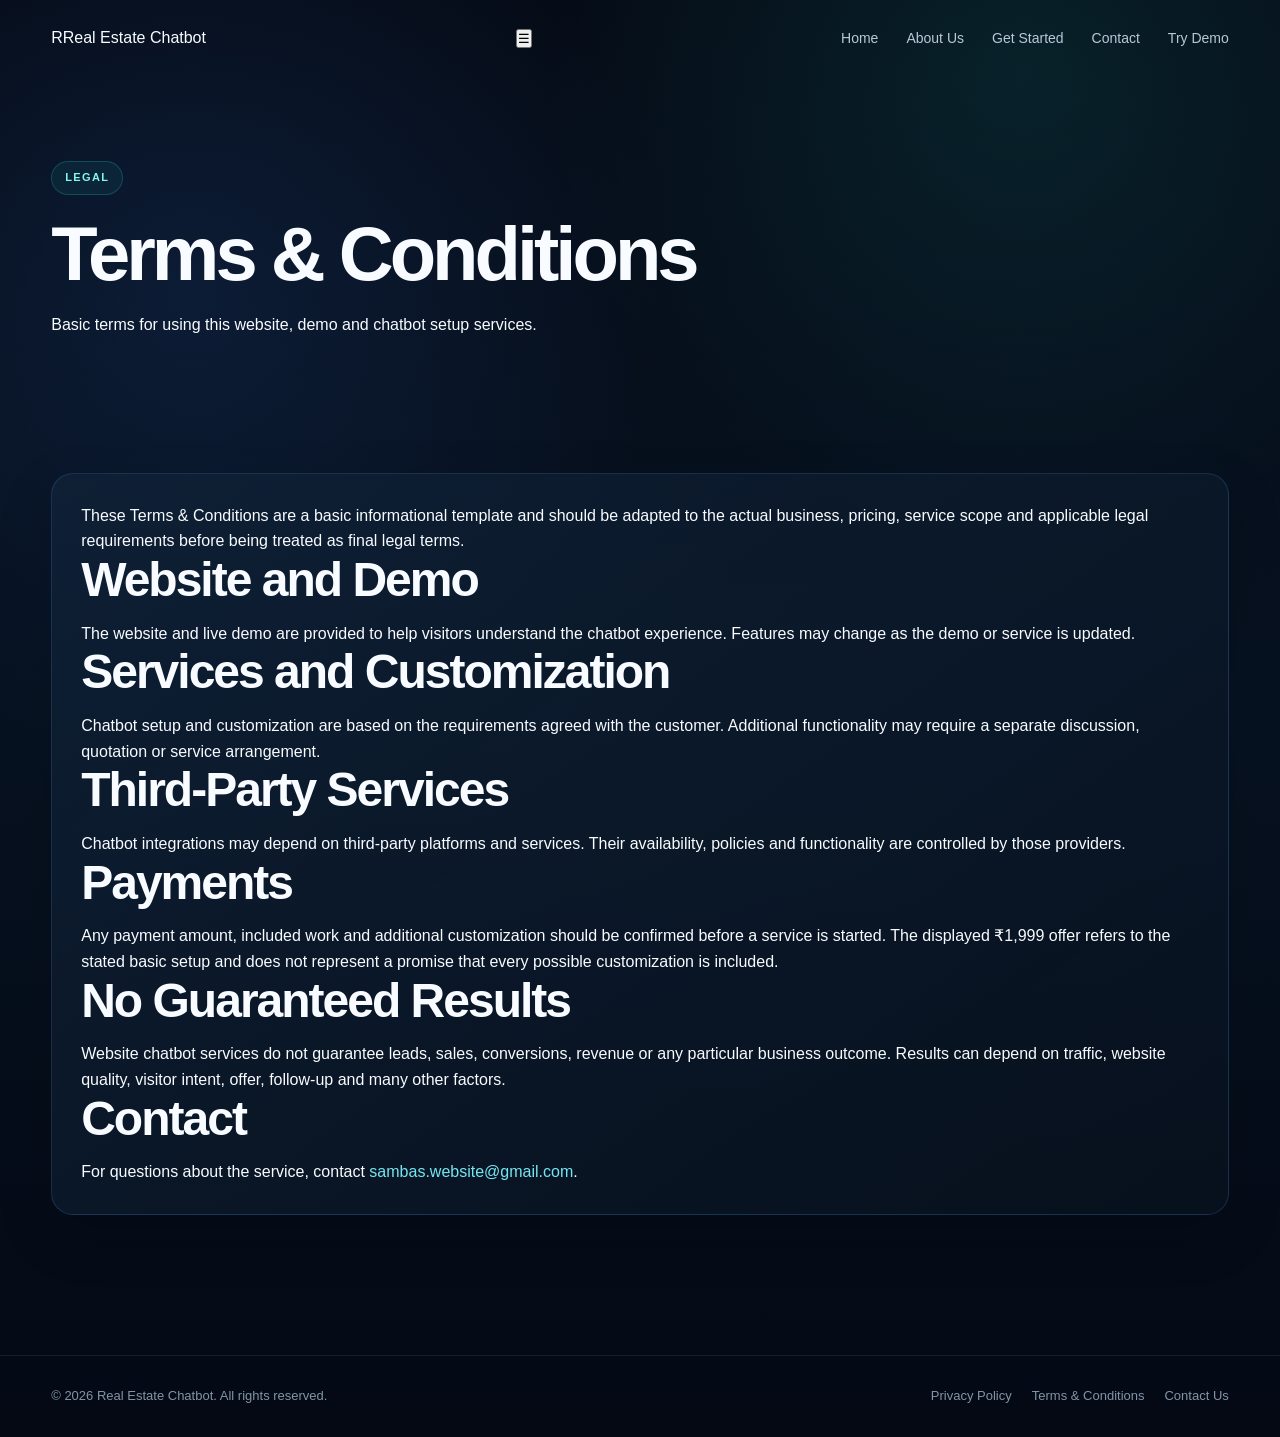
<file: terms.html>
<!DOCTYPE html>
<html lang="en">
<head>
<meta charset="UTF-8">
<meta name="viewport" content="width=device-width, initial-scale=1.0">
<meta name="description" content="Real Estate Chatbot — interactive website chatbot solutions for real estate businesses.">
<title>Terms & Conditions | Real Estate Chatbot</title>
<link rel="stylesheet" href="style.css">
</head>
<body>

<header class="navbar">
  <div class="container nav-inner">
    <a class="logo" href="index.html"><span class="logo-mark">R</span><span>Real Estate Chatbot</span></a>
    <button class="menu-btn" aria-label="Open navigation" onclick="toggleMenu()">☰</button>
    <nav class="nav-links" id="navLinks">
      <a class="" href="index.html">Home</a>
      <a class="" href="about.html">About Us</a>
      <a class="" href="sales.html">Get Started</a>
      <a class="" href="contact.html">Contact</a>
      <a class="nav-cta" href="demo.html">Try Demo</a>
    </nav>
  </div>
</header>


<main>
<section class="page-hero"><div class="container"><span class="eyebrow">Legal</span><h1>Terms &amp; Conditions</h1><p>Basic terms for using this website, demo and chatbot setup services.</p></div></section>
<section class="section"><div class="container policy card">
<p>These Terms &amp; Conditions are a basic informational template and should be adapted to the actual business, pricing, service scope and applicable legal requirements before being treated as final legal terms.</p>
<h2>Website and Demo</h2><p>The website and live demo are provided to help visitors understand the chatbot experience. Features may change as the demo or service is updated.</p>
<h2>Services and Customization</h2><p>Chatbot setup and customization are based on the requirements agreed with the customer. Additional functionality may require a separate discussion, quotation or service arrangement.</p>
<h2>Third-Party Services</h2><p>Chatbot integrations may depend on third-party platforms and services. Their availability, policies and functionality are controlled by those providers.</p>
<h2>Payments</h2><p>Any payment amount, included work and additional customization should be confirmed before a service is started. The displayed ₹1,999 offer refers to the stated basic setup and does not represent a promise that every possible customization is included.</p>
<h2>No Guaranteed Results</h2><p>Website chatbot services do not guarantee leads, sales, conversions, revenue or any particular business outcome. Results can depend on traffic, website quality, visitor intent, offer, follow-up and many other factors.</p>
<h2>Contact</h2><p>For questions about the service, contact <a href="mailto:sambas.website@gmail.com" style="color:#75e6f2">sambas.website@gmail.com</a>.</p>
</div></section>
</main>


<footer>
  <div class="container footer-inner">
    <div>© 2026 Real Estate Chatbot. All rights reserved.</div>
    <div class="footer-links">
      <a href="privacy.html">Privacy Policy</a>
      <a href="terms.html">Terms &amp; Conditions</a>
      <a href="contact.html">Contact Us</a>
    </div>
  </div>
</footer>
<script>
function toggleMenu(){document.getElementById('navLinks').classList.toggle('open')}
document.querySelectorAll('.nav-links a').forEach(a=>a.addEventListener('click',()=>document.getElementById('navLinks').classList.remove('open')));
</script>

</body>
</html>
</file>
<file: style.css>
:root {
    --bg: #050b16;
    --bg-light: #081426;
    --card: rgba(14, 29, 49, 0.78);
    --card-border: rgba(95, 166, 255, 0.18);
    --blue: #3b82f6;
    --cyan: #20e0d0;
    --white: #f8fbff;
    --text: #d9e4f1;
    --muted: #91a3b8;
    --max: 1180px;
}

* {
    box-sizing: border-box;
    margin: 0;
    padding: 0;
}

html {
    scroll-behavior: smooth;
}

body {
    background:
        radial-gradient(circle at 80% 5%, rgba(32, 224, 208, 0.10), transparent 28%),
        radial-gradient(circle at 15% 20%, rgba(59, 130, 246, 0.12), transparent 30%),
        linear-gradient(180deg, #050b16 0%, #071221 50%, #040914 100%);
    color: var(--white);
    font-family: Inter, Arial, Helvetica, sans-serif;
    line-height: 1.6;
    min-height: 100vh;
}

a {
    text-decoration: none;
    color: inherit;
}

.container {
    width: min(var(--max), 92%);
    margin: auto;
}

/* =========================
   NAVIGATION
========================= */

.nav {
    position: sticky;
    top: 0;
    z-index: 1000;
    background: rgba(4, 10, 20, 0.82);
    backdrop-filter: blur(18px);
    border-bottom: 1px solid rgba(255,255,255,0.07);
}

.nav-inner {
    min-height: 76px;
    display: flex;
    align-items: center;
    justify-content: space-between;
    gap: 25px;
}

.brand {
    font-size: 20px;
    font-weight: 800;
    letter-spacing: -0.5px;
}

.brand span {
    color: var(--cyan);
}

.nav-links {
    display: flex;
    align-items: center;
    gap: 28px;
}

.nav-links a {
    color: #b9c7d8;
    font-size: 14px;
    transition: 0.25s ease;
}

.nav-links a:hover {
    color: white;
}

.menu {
    display: none;
    border: 1px solid var(--card-border);
    background: rgba(255,255,255,0.04);
    color: white;
    border-radius: 10px;
    padding: 9px 12px;
    font-size: 18px;
    cursor: pointer;
}

/* =========================
   BUTTONS
========================= */

.btn {
    display: inline-flex;
    align-items: center;
    justify-content: center;
    padding: 14px 22px;
    border-radius: 12px;
    font-weight: 750;
    font-size: 14px;
    transition: all 0.25s ease;
    cursor: pointer;
    border: 1px solid transparent;
}

.btn-primary {
    color: #031018;
    background: linear-gradient(
        135deg,
        #3b82f6,
        #20e0d0
    );
    box-shadow:
        0 10px 35px rgba(32, 224, 208, 0.15),
        0 0 25px rgba(59, 130, 246, 0.12);
}

.btn-primary:hover {
    transform: translateY(-3px);
    box-shadow:
        0 15px 40px rgba(32, 224, 208, 0.22);
}

.btn-secondary {
    color: white;
    background: rgba(255,255,255,0.045);
    border-color: rgba(255,255,255,0.12);
}

.btn-secondary:hover {
    background: rgba(255,255,255,0.08);
    transform: translateY(-3px);
}

/* =========================
   HERO
========================= */

.hero {
    padding: 100px 0 90px;
}

.hero-grid {
    display: grid;
    grid-template-columns: 1.05fr 0.95fr;
    gap: 65px;
    align-items: center;
}

.eyebrow {
    display: inline-flex;
    align-items: center;
    padding: 7px 13px;
    border-radius: 50px;
    background: rgba(32,224,208,0.07);
    border: 1px solid rgba(32,224,208,0.22);
    color: #83f7ed;
    font-size: 11px;
    font-weight: 800;
    letter-spacing: 1.4px;
    text-transform: uppercase;
}

h1 {
    margin: 20px 0;
    font-size: clamp(45px, 6vw, 76px);
    line-height: 1.02;
    letter-spacing: -4px;
    max-width: 750px;
}

.lead {
    max-width: 650px;
    color: var(--muted);
    font-size: 19px;
    line-height: 1.7;
}

.actions {
    display: flex;
    flex-wrap: wrap;
    gap: 13px;
    margin-top: 30px;
}

/* =========================
   CHATBOT VISUAL
========================= */

.visual {
    padding: 15px;
    border-radius: 28px;
    background:
        linear-gradient(
            145deg,
            rgba(20, 45, 75, 0.85),
            rgba(6, 15, 27, 0.96)
        );
    border: 1px solid rgba(97,174,255,0.2);
    box-shadow:
        0 35px 90px rgba(0,0,0,0.45),
        0 0 60px rgba(32,224,208,0.05);
}

.window {
    background: #07121f;
    border: 1px solid rgba(255,255,255,0.08);
    border-radius: 20px;
    overflow: hidden;
}

.window-top {
    height: 44px;
    display: flex;
    align-items: center;
    gap: 7px;
    padding: 0 15px;
    border-bottom: 1px solid rgba(255,255,255,0.07);
    color: #73859b;
    font-size: 11px;
}

.dot {
    width: 8px;
    height: 8px;
    border-radius: 50%;
    background: #52667e;
}

.chat {
    padding: 22px;
}

.chat-head {
    display: flex;
    justify-content: space-between;
    align-items: center;
    margin-bottom: 22px;
}

.online {
    color: var(--cyan);
    font-size: 11px;
}

.bubble {
    max-width: 82%;
    padding: 13px 15px;
    margin: 11px 0;
    border-radius: 15px;
    font-size: 13px;
}

.bot {
    background: #10243a;
    border: 1px solid rgba(92,168,255,0.12);
    color: #d9e8f7;
}

.user {
    margin-left: auto;
    color: #04121a;
    background: linear-gradient(
        135deg,
        #3b82f6,
        #20e0d0
    );
}

.input {
    margin-top: 20px;
    padding: 12px;
    border-radius: 11px;
    border: 1px solid rgba(255,255,255,0.08);
    color: #63778d;
    font-size: 12px;
}

/* =========================
   SECTIONS
========================= */

.section {
    padding: 90px 0;
}

.section-head {
    max-width: 720px;
    margin-bottom: 40px;
}

.section h2 {
    font-size: clamp(32px, 4vw, 48px);
    line-height: 1.1;
    letter-spacing: -2px;
    margin-bottom: 14px;
}

.muted {
    color: var(--muted);
}

/* =========================
   CARDS
========================= */

.grid3 {
    display: grid;
    grid-template-columns: repeat(3, 1fr);
    gap: 20px;
}

.grid2 {
    display: grid;
    grid-template-columns: repeat(2, 1fr);
    gap: 20px;
}

.card {
    padding: 29px;
    border-radius: 22px;
    background:
        linear-gradient(
            145deg,
            rgba(16,34,56,0.78),
            rgba(8,18,31,0.72)
        );
    border: 1px solid var(--card-border);
    box-shadow: 0 20px 55px rgba(0,0,0,0.15);
    transition: 0.25s ease;
}

.card:hover {
    transform: translateY(-5px);
    border-color: rgba(53,224,208,0.28);
}

.card h3 {
    margin-bottom: 9px;
    font-size: 20px;
}

.icon {
    width: 45px;
    height: 45px;
    display: grid;
    place-items: center;
    border-radius: 13px;
    background: rgba(59,130,246,0.1);
    border: 1px solid rgba(59,130,246,0.2);
    margin-bottom: 19px;
}

/* =========================
   STEPS
========================= */

.steps {
    counter-reset: step;
    display: grid;
    gap: 17px;
}

.step {
    position: relative;
    padding-left: 75px;
}

.step:before {
    counter-increment: step;
    content: counter(step);
    position: absolute;
    left: 25px;
    top: 28px;
    width: 38px;
    height: 38px;
    border-radius: 12px;
    display: grid;
    place-items: center;
    background: linear-gradient(
        135deg,
        #3b82f6,
        #20e0d0
    );
    color: #031018;
    font-weight: 900;
}

/* =========================
   PAGE HERO
========================= */

.page-hero {
    padding: 85px 0 45px;
}

.page-hero h1 {
    max-width: 850px;
}

.narrow {
    max-width: 800px;
}

/* =========================
   OFFER
========================= */

.offer {
    display: grid;
    grid-template-columns: 1fr 1fr;
    gap: 45px;
    align-items: center;
}

.price {
    margin: 15px 0;
    font-size: 64px;
    font-weight: 900;
    letter-spacing: -4px;
}

.price small {
    font-size: 15px;
    font-weight: 500;
    color: var(--muted);
    letter-spacing: 0;
}

.checklist {
    list-style: none;
    padding: 0;
}

.checklist li {
    margin: 13px 0;
    color: #dce8f4;
}

.checklist li::before {
    content: "✓";
    color: var(--cyan);
    font-weight: 900;
    margin-right: 10px;
}

/* =========================
   CTA
========================= */

.cta {
    padding: 50px;
    border-radius: 28px;
    background:
        radial-gradient(
            circle at 80% 20%,
            rgba(32,224,208,0.13),
            transparent 30%
        ),
        linear-gradient(
            135deg,
            rgba(59,130,246,0.13),
            rgba(32,224,208,0.06)
        );
    border: 1px solid var(--card-border);
}

/* =========================
   LEGAL
========================= */

.legal h2 {
    margin-top: 38px;
    margin-bottom: 12px;
    font-size: 26px;
}

.legal p,
.legal li {
    color: #b7c5d6;
    margin-bottom: 14px;
}

/* =========================
   FOOTER
========================= */

footer {
    margin-top: 50px;
    padding: 30px 0;
    border-top: 1px solid rgba(255,255,255,0.07);
    color: #8294a8;
    font-size: 13px;
}

.footer-inner {
    display: flex;
    justify-content: space-between;
    align-items: center;
    gap: 20px;
}

.footer-links {
    display: flex;
    flex-wrap: wrap;
    gap: 20px;
}

.footer-links a:hover {
    color: white;
}

/* =========================
   MOBILE
========================= */

@media (max-width: 850px) {

    .nav-links {
        display: none;
        position: absolute;
        left: 0;
        right: 0;
        top: 76px;
        padding: 22px;
        background: #07111f;
        border-bottom: 1px solid rgba(255,255,255,0.08);
        flex-direction: column;
        align-items: flex-start;
        gap: 18px;
    }

    .nav-links.open {
        display: flex;
    }

    .menu {
        display: block;
    }

    .hero {
        padding: 65px 0;
    }

    .hero-grid,
    .offer,
    .grid2 {
        grid-template-columns: 1fr;
    }

    .grid3 {
        grid-template-columns: 1fr;
    }

    h1 {
        font-size: clamp(42px, 12vw, 60px);
        letter-spacing: -2.5px;
    }

    .lead {
        font-size: 17px;
    }

    .section {
        padding: 65px 0;
    }

    .page-hero {
        padding: 60px 0 30px;
    }

    .cta {
        padding: 30px;
    }

    .price {
        font-size: 52px;
    }

    .footer-inner {
        flex-direction: column;
        align-items: flex-start;
    }
}

@media (max-width: 480px) {

    .container {
        width: 90%;
    }

    .btn {
        width: 100%;
    }

    .actions {
        width: 100%;
    }

    .visual {
        padding: 8px;
    }

    .chat {
        padding: 16px;
    }
}
</file>
